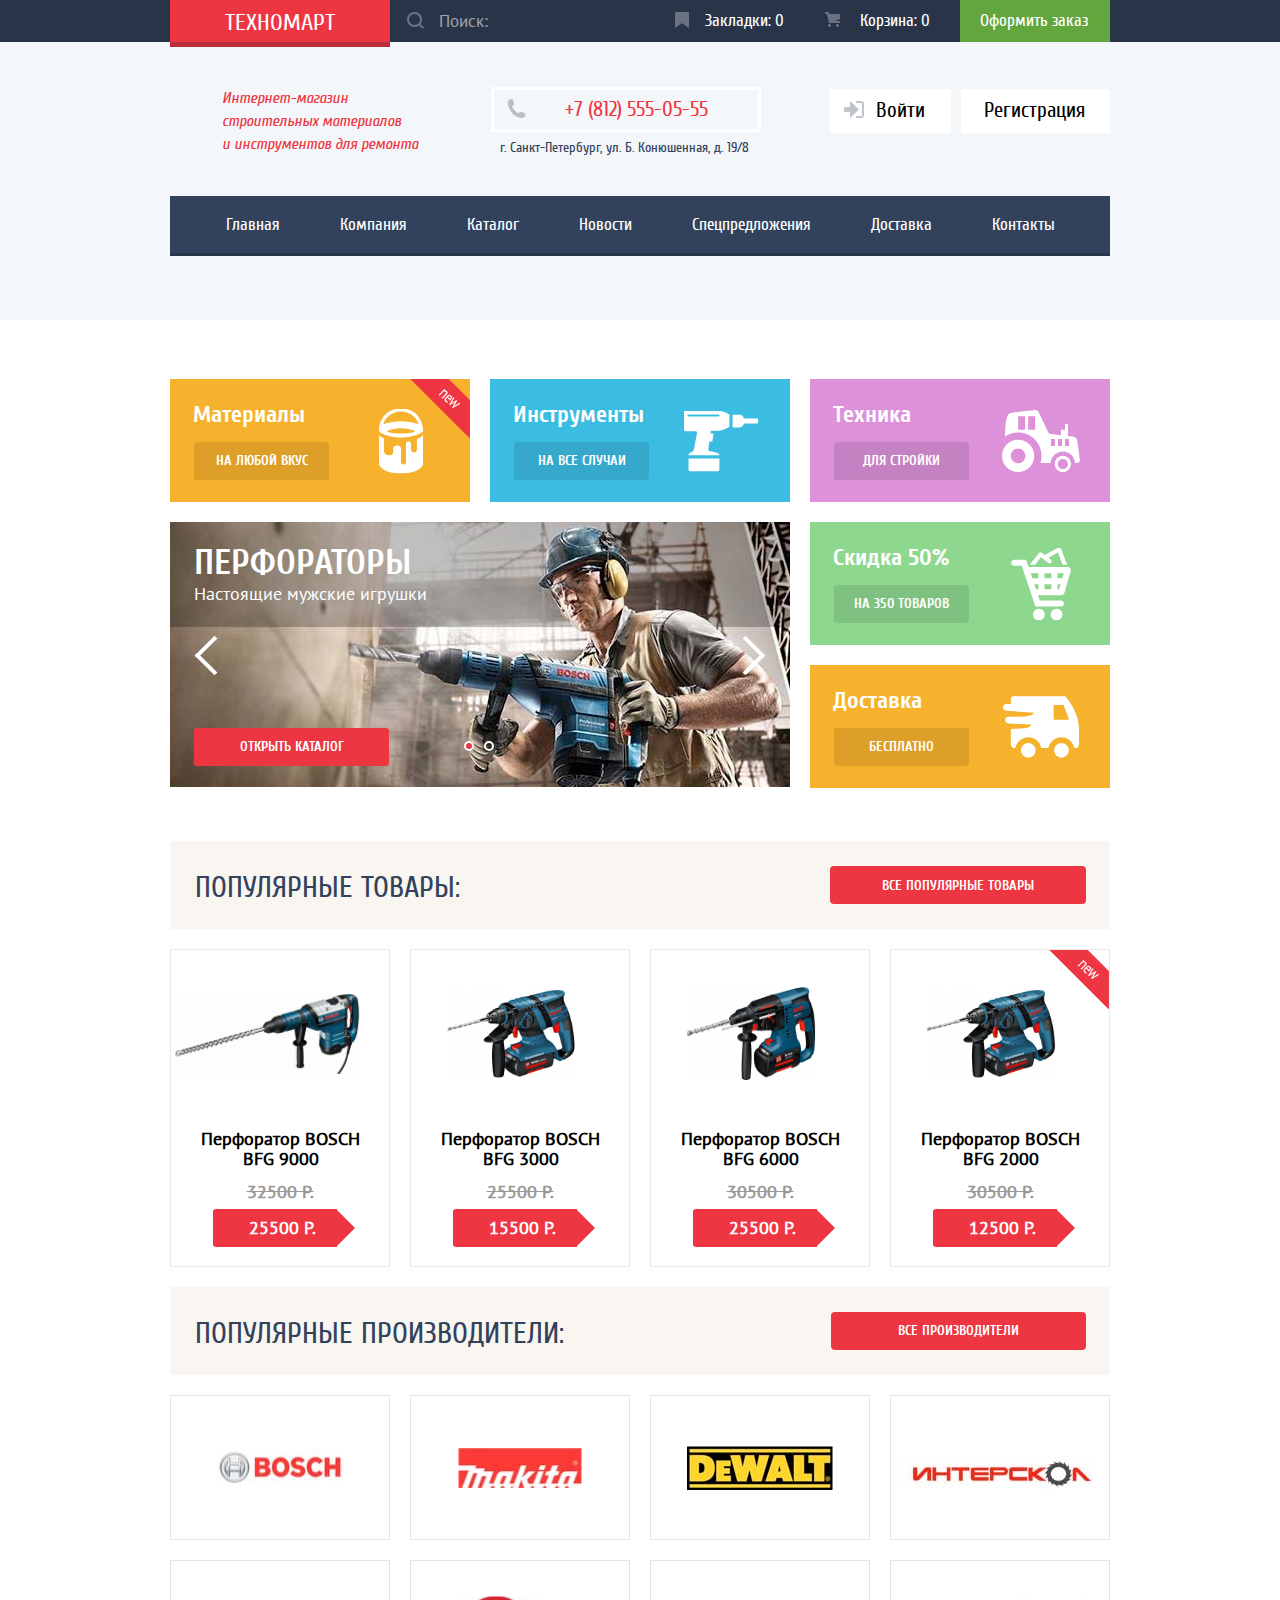
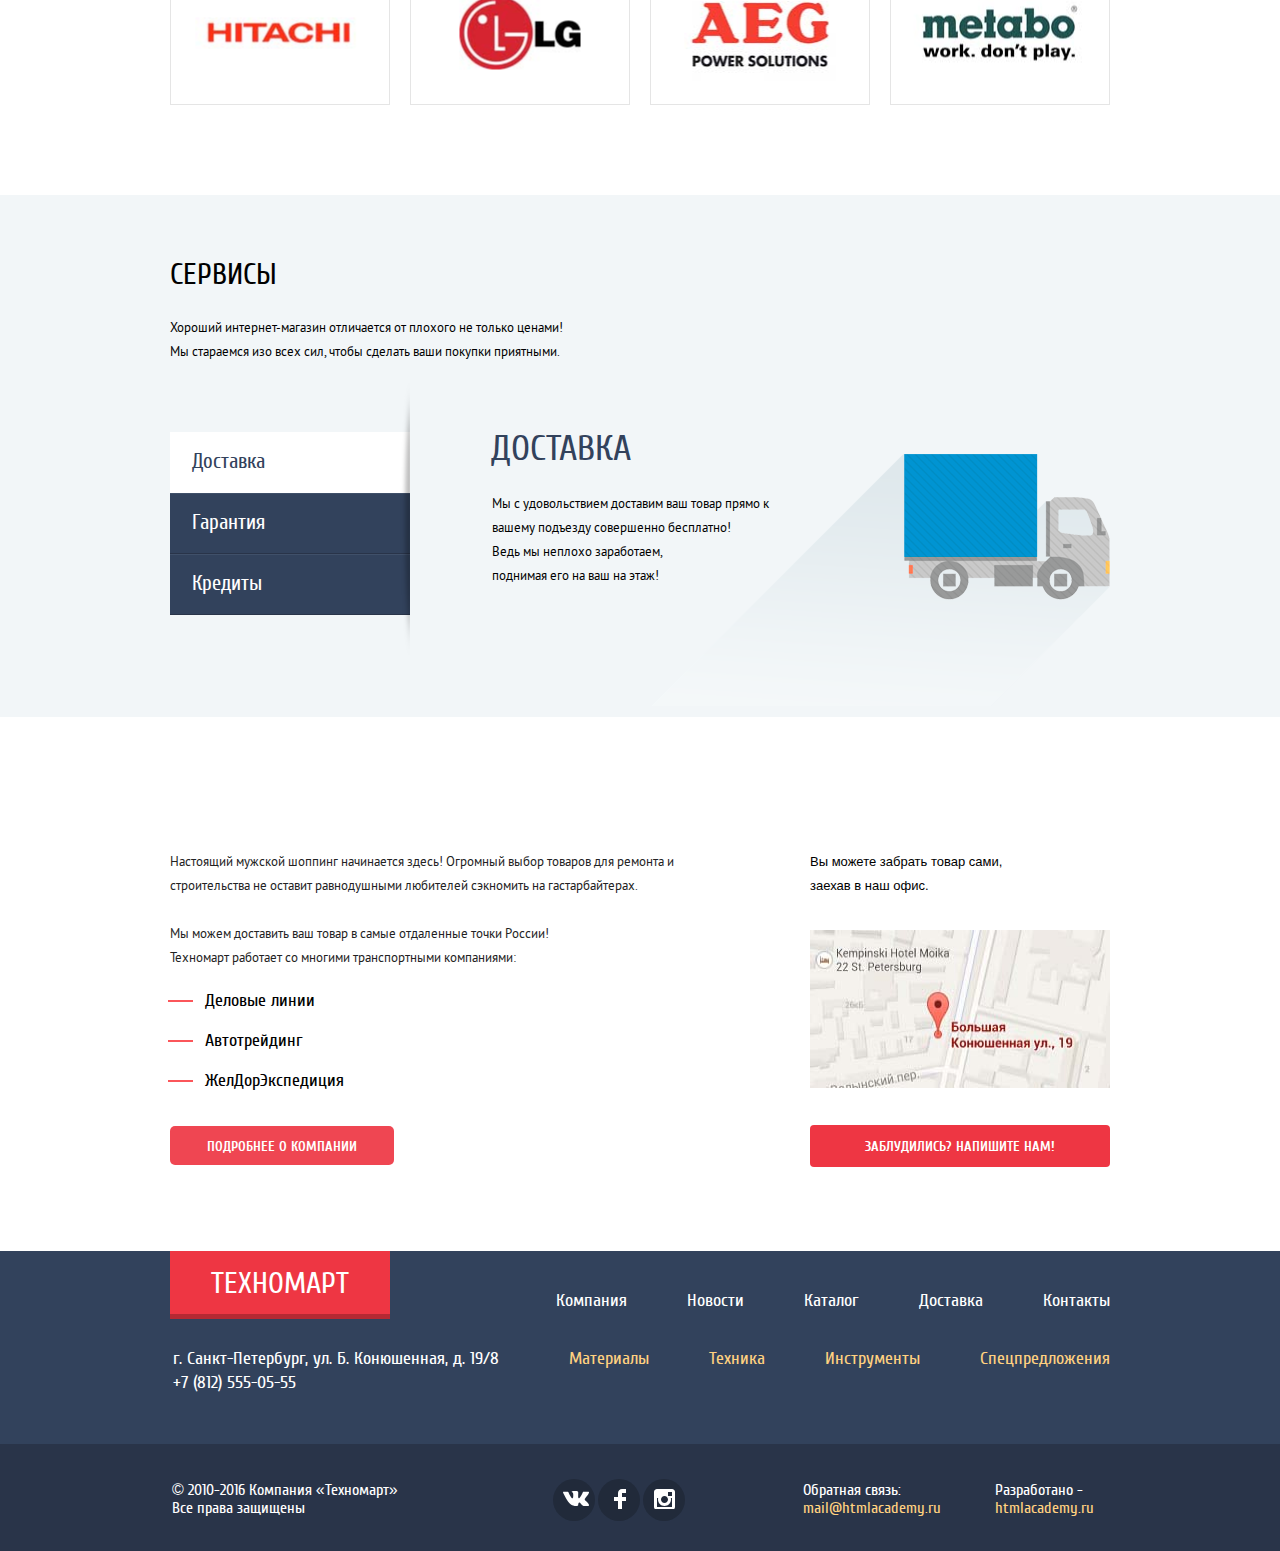
<file: index.html>
<!DOCTYPE html>
<html lang="ru">

<head>
    <meta charset="UTF-8">
    <title>Техномарт от HTML Academy</title>
    <link rel="stylesheet" href="style/normolize-min.css">
    <link rel="stylesheet" href="style/fonts.css">
    <link rel="stylesheet" href="style/style.css">
</head>

<body>
    <header class="main-header">
        <div class="header-up ">
            <div class="wrapper clearfix">
                <div class="logo">
                    <h1>
                        <a href="index.html">Техномарт</a>
                    </h1>
                </div>
                <div class="header-up-wrapper clearfix">
                    <div class="search">
                        <form action="#" enctype="multipart/form-data">
                            <input type="search" name="search" id="search" placeholder="Поиск:">
                            <label for="search" class="search-label"></label>
                        </form>
                    </div>
                    <a href="#" class="book-marks">Закладки: 0</a>
                    <a href="#" class="cart">Корзина: 0</a>
                    <a href="#" class="make-order">Оформить заказ</a>
                </div>
            </div>
        </div>
        <div class="header-down">
            <div class="wrapper clearfix">
                <div class="title">
                    <p>Интернет-магазин<br> строительных материалов<br> и инструментов для ремонта</p>
                </div>
                <div class="data">
                    <div class="telephone">
                        <p>+7 (812) 555-05-55</p>
                    </div>
                    <div class="address">
                        <p>г. Санкт-Петербург, ул. Б. Конюшенная, д. 19/8</p>
                    </div>
                </div>
                <div class="user-block clearfix">
                    <a href="#" class="login">Войти</a>
                    <a href="#" class="register">Регистрация</a>
                </div>
                <nav class="main-nav">
                    <ul class="nav-list">
                        <li><a href="index.html" class="link-main">Главная</a></li>
                        <li><a href="#" class="link-company">Компания</a></li>
                        <li><a href="catalog.html" class="link-catalog">Каталог</a></li>
                        <li><a href="#" class="link-news">Новости</a></li>
                        <li><a href="#" class="link-special">Спецпредложения</a></li>
                        <li><a href="#" class="link-delivery">Доставка</a></li>
                        <li><a href="#" class="link-contacts">Контакты</a></li>
                    </ul>
                </nav>
            </div>
        </div>
    </header>
    <main>
        <div class="block-1">
            <div class="wrapper">
                <section class="category-promotion clearfix">
                    <div class="category new">
                        <h2>Материалы</h2>
                        <div class="category-img">
                            <img src="img/icon-paint.svg" alt="Материалы" width="44" height="65">
                        </div>
                        <a href="#" class="category-btn">На любой вкус</a>
                    </div>
                    <div class="category">
                        <h2>Инструменты</h2>
                        <div class="category-img">
                            <img src="img/icon-dril.svg" alt="Инструмены" width="75" height="61">
                        </div>
                        <a href="#" class="category-btn">На все случаи</a>
                    </div>
                    <div class="category">
                        <h2>Техника</h2>
                        <div class="category-img">
                            <img src="img/icon-tractor.svg" alt="Техника" width="78" height="62">
                        </div>
                        <a href="#" class="category-btn">Для стройки</a>
                    </div>
                    <div class="slider">
                        <input type="radio" name="toggle" checked="" id="btn-1">
                        <input type="radio" name="toggle" id="btn-2">
                        <div class="slider-controls">
                            <label for="btn-1"></label>
                            <label for="btn-2"></label>
                        </div>
                        <label for="btn-1" class="arrow-left"></label>
                        <label for="btn-2" class="arrow-right"></label>
                        <div class="slides">
                            <div class="slide">
                                <div class="slide-text">
                                    <h2 class="slide-title">Перфораторы</h2>
                                    <span>Настоящие мужские игрушки</span>
                                    <a href="catalog.html" class="btn">Открыть каталог</a>
                                </div>
                            </div>
                            <div class="slide">
                                <div class="slide-text">
                                    <h2 class="slide-title">Дрели</h2>
                                    <span>Соседям на радость!</span>
                                    <a href="catalog.html" class="btn">Открыть каталог</a>
                                </div>
                            </div>
                        </div>
                    </div>
                    <div class="category">
                        <h2>Скидка 50%</h2>
                        <div class="category-img">
                            <img src="img/icon-big_kart.svg" alt="Скидка" width="60" height="73">
                        </div>
                        <a href="#" class="category-btn">На 350 товаров</a>
                    </div>
                    <div class="category">
                        <h2>Доставка</h2>
                        <div class="category-img">
                            <img src="img/icon-delivery.svg" alt="Доставка" width="76" height="63">
                        </div>
                        <a href="#" class="category-btn">Бесплатно</a>
                    </div>
                </section>
                <div class="popular-category clearfix">
                    <span>Популярные товары:</span>
                    <a href="#" class="btn">Все популярные товары</a>
                </div>
                <div class="catalog our-drill">
                    <div class="drill">
                        <div class="drill-actions">
                            <a href="#" class="buy js-buy">Купить</a>
                            <a href="#" class="in-bookmark">В закладки</a>
                        </div>
                        <div class="drill-image">
                            <img src="img/bfg-9000.png" alt="Перфоратор BOSCH BFG 9000" width="184" height="164">
                        </div>
                        <div class="drill-description">
                            <span class="drill-title">Перфоратор BOSCH BFG 9000</span>
                        </div>
                        <span class="old-price">32500 Р.</span>
                        <div class="btn">25500 Р.</div>
                    </div>
                    <div class="drill">
                        <div class="drill-actions">
                            <a href="#" class="buy js-buy">Купить</a>
                            <a href="#" class="in-bookmark">В закладки</a>
                        </div>
                        <div class="drill-image">
                            <img src="img/bfg-3000.png" alt="Перфоратор BOSCH BFG 3000" width="127" height="112">
                        </div>
                        <div class="drill-description">
                            <span class="drill-title">Перфоратор BOSCH BFG 3000</span>
                        </div>
                        <span class="old-price">25500 Р.</span>
                        <div class="btn">15500 Р.</div>
                    </div>
                    <div class="drill">
                        <div class="drill-actions">
                            <a href="#" class="buy js-buy">Купить</a>
                            <a href="#" class="in-bookmark">В закладки</a>
                        </div>
                        <div class="drill-image">
                            <img src="img/bfg-6000.png" alt="Перфоратор BOSCH BFG 6000" width="128" height="144">
                        </div>
                        <div class="drill-description">
                            <span class="drill-title">Перфоратор BOSCH BFG 6000</span>
                        </div>
                        <span class="old-price">30500 Р.</span>
                        <div class="btn">25500 Р.</div>
                    </div>
                    <div class="drill new">
                        <div class="drill-actions">
                            <a href="#" class="buy js-buy">Купить</a>
                            <a href="#" class="in-bookmark">В закладки</a>
                        </div>
                        <div class="drill-image">
                            <img src="img/bfg-2000.png" alt="Перфоратор BOSCH BFG 2000" width="128" height="112">
                        </div>
                        <div class="drill-description">
                            <span class="drill-title">Перфоратор BOSCH BFG 2000</span>
                        </div>
                        <span class="old-price">30500 Р.</span>
                        <div class="btn">12500 Р.</div>
                    </div>
                    <div class="modal-add-product">
                        <span class="modal-icon"></span>
                        <span>Товар добавлен в корзину!</span>
                        <button class="close-modal-buy" type="button" title="Закыть"></button>
                        <div class="add-product-buttons">
                            <a href="#ordering" class="btn active-btn">Оформить заказ</a>
                            <a href="#" class="btn">Продолжиь покупки</a>
                        </div>
                    </div>
                </div>
                <div class="popular-firm clearfix">
                    <span>Популярные производители:</span>
                    <a href="#" class="btn">Все производители</a>
                </div>
                <div class="firm-banners">
                    <a href="#bosh">
                        <img src="img/tm-bosh.jpg" alt="Bosh" width="126" height="37">
                    </a>
                    <a href="#makita">
                        <img src="img/tm-makita.jpg" alt="Makita" width="123" height="40">
                    </a>
                    <a href="#dewalt">
                        <img src="img/tm-dewalt.jpg" alt="Dewalt" width="146" height="44">
                    </a>
                    <a href="#interscol">
                        <img src="img/tm-interscol.jpg" alt="Interscol" width="200" height="88">
                    </a>
                    <a href="#hitachi">
                        <img src="img/tm-hitachi.jpg" alt="Hitachi" width="169" height="31">
                    </a>
                    <a href="#lg">
                        <img src="img/tm-lg.jpg" alt="LG" width="121" height="73">
                    </a>
                    <a href="#aeg">
                        <img src="img/tm-aeg.jpg" alt="AEG" width="151" height="96">
                    </a>
                    <a href="#metabo">
                        <img src="img/tm-metabo.jpg" alt="Metabo" width="204" height="69">
                    </a>
                </div>
            </div>
        </div>
        <div class="block-2">
            <div class="wrapper">
                <section class="services clearfix">
                    <h2>Сервисы</h2>
                    <p>Хороший интернет-магазин отличается от плохого не только ценами!
                        <br>Мы стараемся изо всех сил, чтобы сделать ваши покупки приятными.</p>
                    <div class="service-block">
                        <input type="radio" id="button-1" name="service-toggle" checked="">
                        <input type="radio" id="button-2" name="service-toggle">
                        <input type="radio" id="button-3" name="service-toggle">
                        <div class="service-toggle">
                            <label for="button-1">Доставка</label>
                            <label for="button-2">Гарантия</label>
                            <label for="button-3">Кредиты</label>
                        </div>
                        <div class="service-block-right">
                            <div class="service-touch-button delivery">
                                <span>Доставка</span>
                                <p> Мы с удовольствием доставим ваш товар прямо к вашему подъезду совершенно бесплатно!</p>
                                <p class="aditional-text">Ведь мы неплохо заработаем, поднимая его на ваш на этаж! </p>
                            </div>
                            <div class="service-touch-button garanty">
                                <span>Гарантия</span>
                                <p> Если купленный у нас товар поломается или заискрит,а также в случае пожара, спровоцированного его вогаранием, вы всегда можете быть уверены в нашей гарантии. Мы обменяем сгоревший товар на новый. </p>
                                <p class="aditional-text">Дом уж восстановите как нибудь сами.</p>
                            </div>
                            <div class="service-touch-button credit">
                                <span>Кредит</span>
                                <p> Залезть в долговую яму стало проще! </p>
                                <p class="aditional-text">Кредитные консультанты придут вам на помощь. </p>
                                <a href="#" class="btn">Отправить заявку</a>
                            </div>
                        </div>
                    </div>
                </section>
            </div>
        </div>
        <div class="block-3">
            <div class="wrapper">
                <section class="about-company clearfix">
                    <div class="info">
                        <h2>Компания «Техномарт»</h2>
                        <p>Настоящий мужской шоппинг начинается здесь! Огромный выбор товаров для ремонта и строительства не оставит равнодушными любителей сэкномить на гастарбайтерах.</p>
                        <p>Мы можем доставить ваш товар в самые отдаленные точки России! </p>
                        <p>Техномарт работает со многими транспортными компаниями: </p>
                        <ul class="list-info">
                            <li>Деловые линии</li>
                            <li>Автотрейдинг</li>
                            <li>ЖелДорЭкспедиция</li>
                        </ul>
                        <a href="#" class="btn">Подробнее о компании</a>
                    </div>
                    <div class="contacts">
                        <h2>Контакты</h2>
                        <p>Вы можете забрать товар сами,<br>заехав в наш офис. </p>
                        <a href="#" class="maps js-map">
                            <img src="img/map.jpg" alt="google-map" width="300" height="158">
                        </a>
                        <div class="map-modal">
                            <button class="modal-close-map" type="button" title="Закыть"></button>
                            <iframe src="https://www.google.com/maps/embed?pb=!1m18!1m12!1m3!1d1998.5991043651586!2d30.320894616097!3d59.938794181876254!2m3!1f0!2f0!3f0!3m2!1i1024!2i768!4f13.1!3m3!1m2!1s0x4696310fca5ba729%3A0xea9c53d4493c879f!2z0JHQvtC70YzRiNCw0Y8g0JrQvtC90Y7RiNC10L3QvdCw0Y8g0YPQuy4sIDE5LCDQodCw0L3QutGCLdCf0LXRgtC10YDQsdGD0YDQsywgMTkxMTg2!5e0!3m2!1sru!2sru!4v1561236640657!5m2!1sru!2sru" width="940" height="450" style="border:0" allowfullscreen></iframe>
                        </div>
                        <a href="#" class="btn js-write-us">Заблудились? Напишите нам!</a>
                        <div class="write-us-modal">
                            <button class="modal-write-close" type="button" title="Закрыть"></button>
                            <form action="#" method="post" class="write-us-form">
                                <div class="form-answer">
                                    <label for="name">
                                        <span>Ваше имя:</span><br>
                                        <input type="text" name="name" id="name" placeholder="Представьтесь, пожалуйста" />
                                    </label>
                                    <label for="email">
                                        <span>Ваше e-mail:</span><br>
                                        <input type="text" name="email" id="email" placeholder="Для отправки ответа">
                                    </label>
                                    <span>Текст письма:</span>
                                    <textarea name="textletter" id="textletter" cols="61" rows="6" placeholder="В свободной форме"></textarea>
                                </div>
                                <div class="form-btn">
                                    <button type="submit" class="btn">Отправить</button>
                                </div>
                            </form>
                        </div>
                    </div>
                </section>
            </div>
        </div>
    </main>
    <footer class="main-footer">
        <div class="footer-up">
            <div class="wrapper clearfix">
                <div class="left-footer-up">
                    <div class="logo-footer">
                        <h1><a href="index.html">Техномарт</a></h1>
                    </div>
                    <div class="address-footer">
                        <p>
                            г. Санкт-Петербург, ул. Б. Конюшенная, д. 19/8 <br>
                            +7 (812) 555-05-55
                        </p>
                    </div>
                </div>
                <div class="right-footer-up">
                    <nav class="footer-navigation">
                        <ul class="footer-navigation-list">
                            <li><a href="#">Компания</a></li>
                            <li><a href="#">Новости</a></li>
                            <li><a href="catalog.html">Каталог</a></li>
                            <li><a href="#">Доставка</a></li>
                            <li><a href="#">Контакты</a></li>
                        </ul>
                    </nav>
                    <nav class="footer-navigation otherss ">
                        <ul class="footer-navigation-list">
                            <li><a href="#">Материалы</a></li>
                            <li><a href="#">Техника</a></li>
                            <li><a href="#">Инструменты</a></li>
                            <li><a href="#">Спецпредложения</a></li>
                        </ul>
                    </nav>
                </div>
            </div>
        </div>
        <div class="footer-down">
            <div class="wrapper clearfix">
                <div class="copyright">
                    <p>© 2010-2016 Компания «Техномарт»
                        <br>
                        Все права защищены
                    </p>
                </div>
                <div class="social">
                    <a href="#" class="social-btn-vk"></a>
                    <a href="#" class="social-btn-fb"></a>
                    <a href="#" class="social-btn-inst"></a>
                </div>
                <div class="communications">
                    <div class="feedback source">
                        <p>Обратная связь:</p>
                        <a href="mail@htmlacademy.ru">mail@htmlacademy.ru</a>
                    </div>
                    <div class="mail source">
                        <p>Разработано - </p>
                        <a href="htmlacademy.ru">htmlacademy.ru</a>
                    </div>
                </div>
            </div>
        </div>
    </footer>
    <script src="js/modals.js"></script>
</body>

</html>
</file>
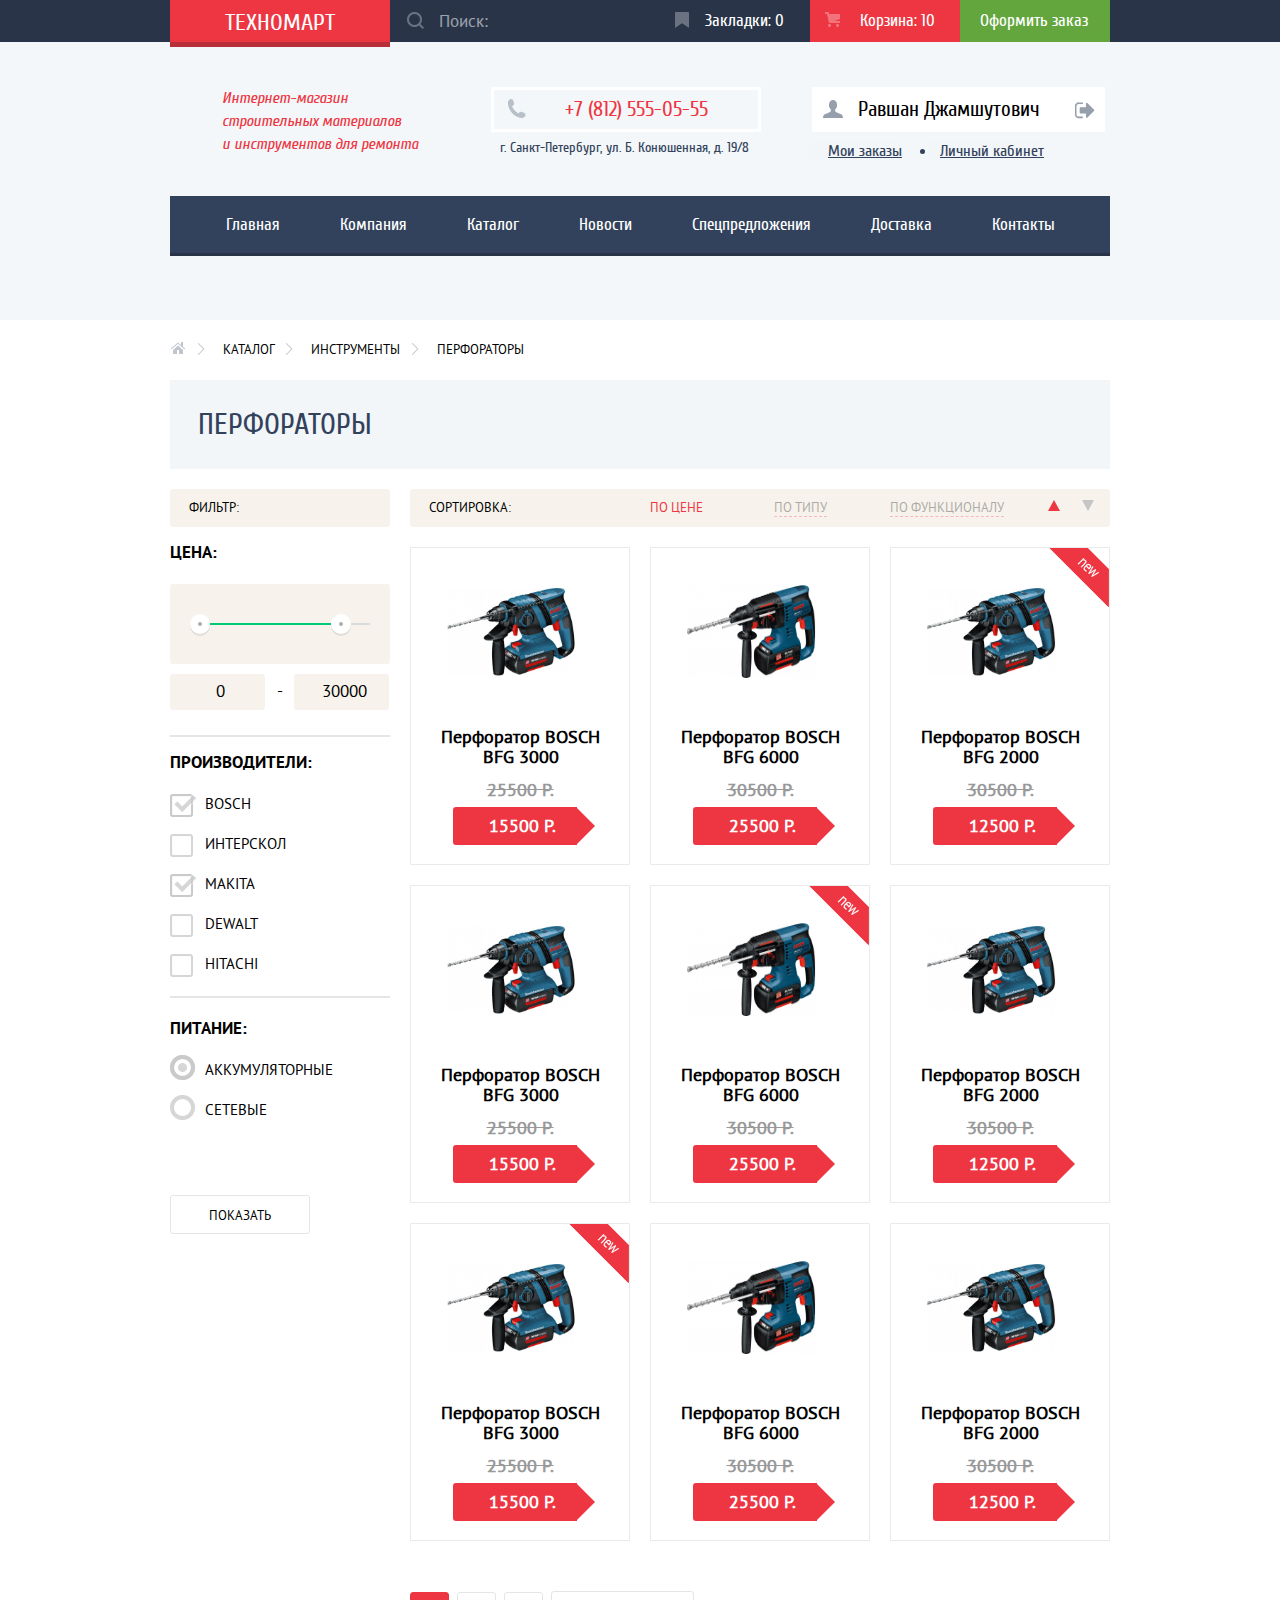
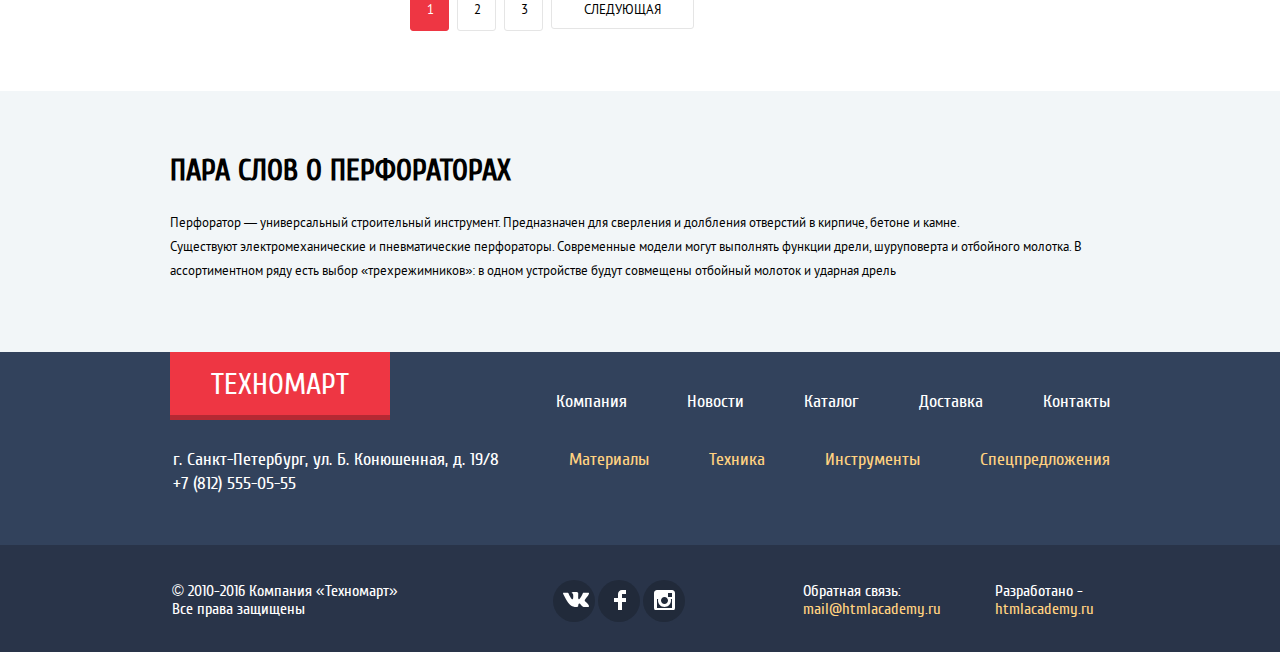
<file: catalog.html>
<!DOCTYPE html>
<html lang="en">

<head>
    <meta charset="UTF-8">
    <title>Техномарт от HTML Academy</title>
    <link rel="stylesheet" href="style/normolize-min.css">
    <link rel="stylesheet" href="style/fonts.css">
    <link rel="stylesheet" href="style/style.css">
</head>

<body class="catalog-page">
    <header class="main-header">
        <div class="header-up ">
            <div class="wrapper clearfix">
                <div class="logo">
                    <h1>
                        <a href="index.html">Техномарт</a>
                    </h1>
                </div>
                <div class="header-up-wrapper clearfix">
                    <div class="search">
                        <form action="#" enctype="multipart/form-data">
                            <input type="search" name="search" id="search" placeholder="Поиск:">
                            <label for="search" class="search-label"></label>
                        </form>
                    </div>
                    <a href="#" class="book-marks">Закладки: 0</a>
                    <a href="#" class="cart cart-full">Корзина: 10</a>
                    <a href="#" class="make-order">Оформить заказ</a>
                </div>
            </div>
        </div>
        <div class="header-down">
            <div class="wrapper clearfix">
                <div class="title">
                    <p>Интернет-магазин<br> строительных материалов<br> и инструментов для ремонта</p>
                </div>
                <div class="data">
                    <div class="telephone">
                        <p>+7 (812) 555-05-55</p>
                    </div>
                    <div class="address">
                        <p>г. Санкт-Петербург, ул. Б. Конюшенная, д. 19/8</p>
                    </div>
                </div>
                <div class="user-block__login clearfix">
                    <a href="#" class="user-info">Равшан Джамшутович</a>
                    <a href="#" class="user-info--logout" title="Выйти из учетной записи">Выйти</a>
                </div>
                <div class="user-information-more">
                    <a href="#" class="my-orders">Мои заказы</a>
                    <span class="point"></span>
                    <a href="#" class="personal-page">Личный кабинет</a>
                </div>
                <nav class="main-nav">
                    <ul class="nav-list">
                        <li><a href="index.html" class="link-main">Главная</a></li>
                        <li><a href="#" class="link-company">Компания</a></li>
                        <li><a href="catalog.html" class="link-catalog">Каталог</a></li>
                        <li><a href="#" class="link-news">Новости</a></li>
                        <li><a href="#" class="link-special">Спецпредложения</a></li>
                        <li><a href="#" class="link-delivery">Доставка</a></li>
                        <li><a href="#" class="link-contacts">Контакты</a></li>
                    </ul>
                </nav>
            </div>
        </div>
    </header>
    <main>
        <div class="block-4">
            <div class="wrapper clearfix">
                <div class="inner-page_navigation">
                    <ul class="breadcrumb">
                        <li>
                            <a href="index.html" class="home">Домой</a>
                        </li>
                        <li>
                            <a href="catalog.html">Каталог</a>
                        </li>
                        <li>
                            <a href="#">Инструменты</a>
                        </li>
                        <li class="current">
                            Перфораторы
                        </li>
                    </ul>
                </div>
                <div class="typeof-category">
                    <h2>Перфораторы</h2>
                </div>
                <div class="filters-block">
                    <form action="#" method="post" enctype="multipart/form-data">
                        <div class="filters-block-name">
                            <span>Фильтр:</span>
                        </div>
                        <div class="by-price">
                            <h3>Цена:</h3>
                            <div class="range-controls">
                                <div class="range-scale">
                                    <div class="bar"></div>
                                </div>
                                <div class="toggle min-toggle"></div>
                                <div class="toggle max-toggle"></div>
                            </div>
                            <div class="price-control">
                                <input type="text" class="min-price" name="min-price" value="0">
                                <span>-</span>
                                <input type="text" class="max-price" name="max-price" value="30000">
                            </div>
                            <hr class="line">
                            <div class="by-firm">
                                <h3>Производители:</h3>
                                <ul class="firms-list">
                                    <li>
                                        <input type="checkbox" id="ch1" value="Bosh" checked="" name="firm1">
                                        <label for="ch1">Bosch</label>
                                    </li>
                                    <li>
                                        <input type="checkbox" id="ch2" value="Interscol" name="firm2">
                                        <label for="ch2">Интерскол</label>
                                    </li>
                                    <li>
                                        <input type="checkbox" id="ch3" value="Makita" name="firm3" checked="">
                                        <label for="ch3">Makita</label>
                                    </li>
                                    <li>
                                        <input type="checkbox" id="ch4" value="Dewalt" name="firm4">
                                        <label for="ch4">Dewalt</label>
                                    </li>
                                    <li>
                                        <input type="checkbox" id="ch5" value="Hitachi" name="firm5">
                                        <label for="ch5">Hitachi</label>
                                    </li>
                                </ul>
                            </div>
                            <hr class="line">
                            <div class="by-battery">
                                <h3>Питание:</h3>
                                <ul class="supply-list">
                                    <li>
                                        <input type="radio" id="rd1" value="accumulator" name="supply" checked="">
                                        <label for="rd1">Аккумуляторные</label>
                                    </li>
                                    <li>
                                        <input type="radio" id="rd2" value="inline" name="supply">
                                        <label for="rd2">Сетевые</label>
                                    </li>
                                </ul>
                            </div>
                        </div>
                        <button class="show-btn" type="submit">Показать</button>
                    </form>
                </div>
                <div class="sort-block">
                    <div class="sort-block-name">
                        <span>Сортировка:</span>
                        <ul class="sort-by">
                            <li>
                                <a href="#" class="by-price sort-by-active">По цене</a>
                            </li>
                            <li>
                                <a href="#" class="by-type">По Типу</a>
                            </li>
                            <li>
                                <a href="#" class="by-functional">По Функционалу</a>
                            </li>
                        </ul>
                        <div class="sort-btn">
                            <a href="#" class="sort-up active">По возрастанию</a>
                            <a href="#" class="sort-down">По убыванию</a>
                        </div>
                    </div>
                    <div class="catalog catalog-drill">
                        <div class="drill">
                            <div class="drill-actions">
                                <a href="#" class="buy js-buy" id="1">Купить</a>
                                <a href="#" class="in-bookmark">В закладки</a>
                            </div>
                            <div class="drill-image">
                                <img src="img/bfg-3000.png" alt="Перфоратор BOSCH BFG 3000" width="127" height="112">
                            </div>
                            <div class="drill-description">
                                <span class="drill-title">Перфоратор BOSCH BFG 3000</span>
                            </div>
                            <span class="old-price">25500 Р.</span>
                            <div class="btn">15500 Р.</div>
                        </div>
                        <div class="drill">
                            <div class="drill-actions">
                                <a href="#" class="buy js-buy">Купить</a>
                                <a href="#" class="in-bookmark">В закладки</a>
                            </div>
                            <div class="drill-image">
                                <img src="img/bfg-6000.png" alt="Перфоратор BOSCH BFG 6000" width="128" height="144">
                            </div>
                            <div class="drill-description">
                                <span class="drill-title">Перфоратор BOSCH BFG 6000</span>
                            </div>
                            <span class="old-price">30500 Р.</span>
                            <div class="btn">25500 Р.</div>
                        </div>
                        <div class="drill new">
                            <div class="drill-actions">
                                <a href="#" class="buy js-buy">Купить</a>
                                <a href="#" class="in-bookmark">В закладки</a>
                            </div>
                            <div class="drill-image">
                                <img src="img/bfg-2000.png" alt="Перфоратор BOSCH BFG 2000" width="128" height="112">
                            </div>
                            <div class="drill-description">
                                <span class="drill-title">Перфоратор BOSCH BFG 2000</span>
                            </div>
                            <span class="old-price">30500 Р.</span>
                            <div class="btn">12500 Р.</div>
                        </div>
                        <div class="drill">
                            <div class="drill-actions">
                                <a href="#" class="buy js-buy">Купить</a>
                                <a href="#" class="in-bookmark">В закладки</a>
                            </div>
                            <div class="drill-image">
                                <img src="img/bfg-3000.png" alt="Перфоратор BOSCH BFG 3000" width="127" height="112">
                            </div>
                            <div class="drill-description">
                                <span class="drill-title">Перфоратор BOSCH BFG 3000</span>
                            </div>
                            <span class="old-price">25500 Р.</span>
                            <div class="btn">15500 Р.</div>
                        </div>
                        <div class="drill new">
                            <div class="drill-actions">
                                <a href="#" class="buy js-buy">Купить</a>
                                <a href="#" class="in-bookmark">В закладки</a>
                            </div>
                            <div class="drill-image">
                                <img src="img/bfg-6000.png" alt="Перфоратор BOSCH BFG 6000" width="128" height="144">
                            </div>
                            <div class="drill-description">
                                <span class="drill-title">Перфоратор BOSCH BFG 6000</span>
                            </div>
                            <span class="old-price">30500 Р.</span>
                            <div class="btn">25500 Р.</div>
                        </div>
                        <div class="drill">
                            <div class="drill-actions">
                                <a href="#" class="buy js-buy">Купить</a>
                                <a href="#" class="in-bookmark">В закладки</a>
                            </div>
                            <div class="drill-image">
                                <img src="img/bfg-2000.png" alt="Перфоратор BOSCH BFG 2000" width="128" height="112">
                            </div>
                            <div class="drill-description">
                                <span class="drill-title">Перфоратор BOSCH BFG 2000</span>
                            </div>
                            <span class="old-price">30500 Р.</span>
                            <div class="btn">12500 Р.</div>
                        </div>
                        <div class="drill new">
                            <div class="drill-actions">
                                <a href="#" class="buy js-buy">Купить</a>
                                <a href="#" class="in-bookmark">В закладки</a>
                            </div>
                            <div class="drill-image">
                                <img src="img/bfg-3000.png" alt="Перфоратор BOSCH BFG 3000" width="127" height="112">
                            </div>
                            <div class="drill-description">
                                <span class="drill-title">Перфоратор BOSCH BFG 3000</span>
                            </div>
                            <span class="old-price">25500 Р.</span>
                            <div class="btn">15500 Р.</div>
                        </div>
                        <div class="drill">
                            <div class="drill-actions">
                                <a href="#" class="buy js-buy">Купить</a>
                                <a href="#" class="in-bookmark">В закладки</a>
                            </div>
                            <div class="drill-image">
                                <img src="img/bfg-6000.png" alt="Перфоратор BOSCH BFG 6000" width="128" height="144">
                            </div>
                            <div class="drill-description">
                                <span class="drill-title">Перфоратор BOSCH BFG 6000</span>
                            </div>
                            <span class="old-price">30500 Р.</span>
                            <div class="btn">25500 Р.</div>
                        </div>
                        <div class="drill">
                            <div class="drill-actions">
                                <a href="#" class="buy js-buy">Купить</a>
                                <a href="#" class="in-bookmark">В закладки</a>
                            </div>
                            <div class="drill-image">
                                <img src="img/bfg-2000.png" alt="Перфоратор BOSCH BFG 2000" width="128" height="112">
                            </div>
                            <div class="drill-description">
                                <span class="drill-title">Перфоратор BOSCH BFG 2000</span>
                            </div>
                            <span class="old-price">30500 Р.</span>
                            <div class="btn">12500 Р.</div>
                        </div>
                    </div>
                    <div class="pages">
                        <a href="#1" class="previous active-page">1</a>
                        <a href="#2" class="previous">2</a>
                        <a href="#3" class="previous">3</a>
                        <a href="#next" class="following">Следующая</a>
                    </div>
                    <div class="modal-add-product">
                        <span class="modal-icon"></span>
                        <span>Товар добавлен в корзину!</span>
                        <button class="close-modal-buy" type="button" title="Закыть"></button>
                        <div class="add-product-buttons">
                            <a href="#ordering" class="btn active-btn">Оформить заказ</a>
                            <a href="#" class="btn">Продолжиь покупки</a>
                        </div>
                    </div>
                </div>
            </div>
            <article class="about">
                <div class="wrapper">
                    <div class="about-wrapper">
                        <h2>Пара слов о перфораторах</h2>
                        <p>Перфоратор — универсальный строительный инструмент. Предназначен для сверления и долбления отверстий в кирпиче, бетоне и камне.</p>
                        <p>Существуют электромеханические и пневматические перфораторы. Современные модели могут выполнять функции дрели, шуруповерта и отбойного молотка. В ассортиментном ряду есть выбор «трехрежимников»: в одном устройстве будут совмещены отбойный молоток и ударная дрель</p>
                    </div>
                </div>
            </article>
        </div>
    </main>
    <footer class="main-footer">
        <div class="footer-up">
            <div class="wrapper clearfix">
                <div class="left-footer-up">
                    <div class="logo-footer">
                        <h1><a href="index.html">Техномарт</a></h1>
                    </div>
                    <div class="address-footer">
                        <p>
                            г. Санкт-Петербург, ул. Б. Конюшенная, д. 19/8 <br>
                            +7 (812) 555-05-55
                        </p>
                    </div>
                </div>
                <div class="right-footer-up">
                    <nav class="footer-navigation">
                        <ul class="footer-navigation-list">
                            <li><a href="#">Компания</a></li>
                            <li><a href="#">Новости</a></li>
                            <li><a href="catalog.html">Каталог</a></li>
                            <li><a href="#">Доставка</a></li>
                            <li><a href="#">Контакты</a></li>
                        </ul>
                    </nav>
                    <nav class="footer-navigation otherss ">
                        <ul class="footer-navigation-list">
                            <li><a href="#">Материалы</a></li>
                            <li><a href="#">Техника</a></li>
                            <li><a href="#">Инструменты</a></li>
                            <li><a href="#">Спецпредложения</a></li>
                        </ul>
                    </nav>
                </div>
            </div>
        </div>
        <div class="footer-down">
            <div class="wrapper clearfix">
                <div class="copyright">
                    <p>© 2010-2016 Компания «Техномарт»
                        <br>
                        Все права защищены
                    </p>
                </div>
                <div class="social">
                    <a href="#" class="social-btn-vk"></a>
                    <a href="#" class="social-btn-fb"></a>
                    <a href="#" class="social-btn-inst"></a>
                </div>
                <div class="communications">
                    <div class="feedback source">
                        <p>Обратная связь:</p>
                        <a href="mail@htmlacademy.ru">mail@htmlacademy.ru</a>
                    </div>
                    <div class="mail source">
                        <p>Разработано - </p>
                        <a href="htmlacademy.ru">htmlacademy.ru</a>
                    </div>
                </div>
            </div>
        </div>
    </footer>
    <script src="js/modals.js"></script>
</body>

</html>
</file>
<file: style/fonts.css>
@font-face {
			font-family: "Cuprum";
			src: url("../fonts/web/cuprum.woff") format("woff"),
			url("../fonts/web/cuprum.woff2") format("woff2");
			font-style: normal;
			font-weight: normal;
	}

@font-face {
			font-family: "CuprumBold";
			src: url("../fonts/web/cuprumbold.woff") format("woff"),
			url("../fonts/web/cuprumbold.woff2") format("woff2");
			font-style: normal;
			font-weight: normal;
	}

@font-face {
			font-family: "CuprumBoldItalic";
			src: url("../fonts/web/cuprumbolditalic.woff") format("woff"),
			url("../fonts/web/cuprumbolditalic.woff2") format("woff2");
			font-style: normal;
			font-weight: normal;
	}


@font-face {
			font-family: "CuprumItalic";
			src: url("../fonts/web/cuprumitalic.woff") format("woff"),
			url("../fonts/web/cuprumitalic.woff2") format("woff2");
			font-style: normal;
			font-weight: normal;
	}

@font-face {
			font-family: "PT Sans";
			src: url("../fonts/web/ptsans.woff") format("woff"),
			url("../fonts/web/ptsans.woff2") format("woff2");
			font-style: normal;
			font-weight: normal;
	}

@font-face {
			font-family: "PT SansBold";
			src: url("../fonts/web/ptsansbold.woff") format("woff"),
			url("../fonts/web/ptsansbold.woff2") format("woff2");
			font-style: normal;
			font-weight: normal;
	}
</file>
<file: style/style.css>
body{
    font-family: "PT Sans","Arial", sans-serif;
    font-size: 13px;
     min-width: 960px;
    line-height: 24px;
    color: #000;
    margin: 0;
    padding: 0;
}

h1, h2 {
margin: 0;
padding: 0;
font-size: 36px;
line-height: 30px;
color: #fff;
 font-family: "Cuprum","Arial", sans-serif;
}

.wrapper{
   width: 940px;
    margin: 0 auto;
}

.main-header{
    min-height: 320px;
    margin-bottom: 59px;
}

.catalog-page .main-header{
  margin-bottom: 18px;   
}

.header-up{
    min-height: 42px;
   background: #293449;

}

.header-up-wrapper{
    max-width: 720px;
    padding: 0;
    margin: 0;
}

.header-up-wrapper, .search{
    float: left;
     background-color: #293449;
}

.logo {
    float: left;
}

.logo a{
    display: inline-block;
    width: 165px;
    padding: 11px 0px 7px 55px;
    margin: 0;
    font-size: 24px;
    line-height: 24px;
    text-decoration: none;
    text-transform: uppercase;
    font-weight: 400;
    font-style: normal;
    text-align: left;
    color: #fff;
    background-color:#ee3643;
    box-shadow: 0 5px 0 0 #b72f38;
}

.logo a:hover{
    background-color: #ca2c37;
    box-shadow: 0 5px 0 0 #9a212a;
}

.logo a:active{
 background-color: #ba2732;
    box-shadow: 0 5px 0 0 #91242c;
}

.search{
    position: relative;
    width: 270px;
    color: #fff;
}

input[type="search"]{
    width: 100%;
    padding: 12px 0 12px 49px;
    font-size: 17px;
    line-height: 18px;
    font-weight: 400;
    color: #fff;
    background-color: #293449;
    border: none;
    cursor: pointer;
    z-index: 1;
}
input[type=search]:hover{
    background:#212a3a;
    border:none
}

input[type=search]:focus{
    color:#000;
    background:#fff;
    outline:none
}

label.search-label{
    position: absolute;
    width: 20px;
    height: 20px;
    top:12px;
    left:17px;
    z-index: 20;
    cursor: pointer;
    background: url("../img/search-icon.png") no-repeat;
    opacity: 0.3;
    filter: alpha(opacity=30);
}

input[type=search]:hover+label{
 opacity: 1;
    filter: alpha(opacity=100);
}

input[type=search]:focus+label{
    background:url(../img/search-icon-active.png) no-repeat;
    opacity: 1;
    filter: alpha(opacity=100)
}

.book-marks {
    position: relative;
    float: left;
    width: 105px;
    padding: 12px 0 12px 45px;
    color: #fff;
    font-size: 17px;
    line-height: 18px;
    font-family: "Cuprum","Arial", sans-serif;
    background-color: #293449;
    text-decoration: none;
}

.book-marks::before{
    content: "";
    position: absolute;
    top: 12px;
    left: 15px;
    width: 20px;
    height: 20px;
    background: url("../img/bookmark-icon.png") no-repeat;
    opacity: 0.3;
    filter: alpha(opacity=30)
}

.book-marks:hover,.cart:hover{
    background-color: #212a3a;
}

.book-marks:active,.cart:active{
    background-color: #161d29;
}

.book-marks:hover::before, .cart:hover::before{
    opacity: 1;
    filter: alpha(opacity=100)
}

.book-marks:active::before, .cart:active::before{
    opacity: .5;
    filter: alpha(opacity=50)
}

.cart {
    position: relative;
    float: left;
    width: 100px;
    padding: 12px 0 12px 50px;
    color: #fff;
    font-size: 17px;
    line-height: 18px;
    font-family: "Cuprum","Arial", sans-serif;
    background-color: #293449;
    text-decoration: none;
}

.cart::before{
  content: "";
    position: absolute;
    top: 12px;
    left: 15px;
    width: 20px;
    height: 20px;
    background: url("../img/cart-icon.png") no-repeat;
    opacity: 0.3;
    filter: alpha(opacity=30)
}

.make-order {
    position: relative;
    float: left;
    padding: 12px 22px 12px 20px;
    color: #fff;
    font-size: 17px;
    line-height: 18px;
    font-family: "Cuprum","Arial", sans-serif;
    background-color: #63a63e;
    text-decoration: none;
}

.make-order:hover{
    background-color: #5fbb2d;
}

.make-order:active{
    background-color: #518534;
}

.header-down{
    min-height: 278px;
    color: #000;
    background-color: #f4f7f9;
}

input, p, textarea{
    margin: 0;
    padding:
}

.title{
    width: 247px;
    float: left;
    padding: 45px 0 40px 52px;
    font-size: 16px;
    line-height: 23px;
    font-family: "CuprumItalic", "Arial",sans-serif;
    color: #ee3643;
}

.data{
    width: 340px;
    float: left;
}

.telephone{
    position: relative;
    width: 264px;
    border: 3px solid #fff;
    margin: 45px 50px 4px 22px;
    font-size: 21px;
    line-height: 18px;
}

.telephone p{
    margin: 0;
    padding: 10px 10px 11px 71px;
    font-family: "Cuprum", "Arial",sans-serif;
    color: #ee3643;
    font-weight: 400;
}

.telephone p::before{
    content: '';
    position: absolute;
    top:9px;
    left: 14px;
    width: 20px;
    height: 20px;
    background: url("../img/phone-icon.png") no-repeat;
}

.address {
    width: 310px;
    font-family: "Cuprum", "Arial",sans-serif;
    font-size: 14px;
    line-height: 24px;
    text-align: center;
    color: #32425c;
}

.address p{
    margin: 0;
    padding: 0;
}

.user-block, .login, .user-block__login, .user-information-more{
    float: left;
}

.login{
    position: relative;
    margin: 47px 10px 0 21px;
    padding: 12px 26px 14px 46px;
    text-decoration: none;
    font-size: 21px;
    line-height: 18px;
    font-family: "Cuprum", "Arial",sans-serif;
    background-color: #fff;
    color: #000;
}

.login::before{
    content: '';
    position: absolute;
    width: 20px;
    height: 20px;
    top: 12px;
    left: 14px;
    background: url('../img/login-icon.png') no-repeat;
    opacity: 0.3;
    filter: alpha(opacity=30);
}

.login:hover{
    color: #ee3643;
}

.login:hover::before{
  opacity: 1;
    filter: alpha(opacity=100);
}

.login:active{
     color: #000;
    opacity: 0.5;
    filter: alpha(opacity=50);
}

.register{
    float: right;
    margin-top: 47px;
    padding: 12px 25px 14px 23px;
    text-decoration: none;
    font-size: 21px;
    line-height: 18px;
    font-family: "Cuprum", "Arial",sans-serif;
    background-color: #fff;
    color: #000;
}

.register:hover{
    color: #ee3643;
}
.register:active{
    color: #000;
    opacity: 0.5;
    filter: alpha(opacity=50);
}

nav{
    display: block;
}

.main-nav{
    width: 100%;
    float: left;
    margin-bottom: 60px;
    font-size: 0;
    line-height: 0;
    text-align: center;
    background-color: #32425c;
    color: #fff;
    border-bottom: 3px solid #293449;
}

.main-nav ul{
    padding: 0;
    margin: 0;
    list-style: none;
}
.main-nav li{
    display: inline-block;
}

.main-nav a{
    display: inline-block;
    padding: 20px 30px;
    font-size: 17px;
    line-height: 17px;
    font-family: "Cuprum", "Arial",sans-serif;
    text-decoration: none;
    color: #fff;
    background-color: transparent;
}

.main-nav a:hover{
    background-color: #293449;
}

.main-nav a:active{
    background-color: #1d2739;
    opacity: 0.5;
    filter: alpha(opacity=50);
}

.category-promotion{
    margin-bottom: 33px;
    color:#000;
    font-size: 0;
    line-height: 0;

}

.category{
    position: relative;
    display: inline-block;
    width: 300px;
    height: 123px;
    margin: 0 0px 20px 20px;
    background-color: #f6b22d;
    color: #fff;
}

.category:first-child{
    margin-left: 0;
}

.category >h2{
    font-size: 24px;
    font-family: "CuprumBold","Arial", sans-serif;
    line-height: 30px;
    display: block;
    background: none;
    padding: 0;
    margin: 21px 0 0 23px;
}
.category-img{
    position: absolute;
    width: 123px;
    height: 123px;
    top: 0;
    right: 0;
}

.category-img > img{
    position: absolute;
    top:50%;
    left: 44%;
    transform: translate(-50%,-50%);
}

.category-btn{
    display: inline-block;
    padding: 10px 0;
    text-align: center;
    width: 135px;
    margin: 12px 0 0 24px;
    color: #fff;
    font-size: 14px;
    line-height: 18px;
    text-transform: uppercase;
    text-decoration: none;
    border-radius: 3px;
    background-color:rgba(0,0,0,.1);
}

.category-btn:hover{
   background-color:rgba(0,0,0,.2);
}

.category-btn:active{
   background-color:rgba(0,0,0,.3);
}

.category:nth-child(2){
    background-color: #3bbce3;
}

.category:nth-child(3){
    background-color: #dc91d8;
}

.slider{
    position: relative;
    float: left;
    width: 620px;
    height: 266px;
    margin: 0 auto;
}

.slider input[type="radio"], .service-block input[type="radio"]{
    position: absolute;
    opacity: 0;
}

.slider-controls{
    position: absolute;
    z-index: 60;
    width: 60px;
    height: 10px;
    bottom: 14%;
    left: 45%;
    text-align: center;
}

.slider-controls label {
    display: inline-block;
    width: 6px;
    height: 6px;
    margin: 0 5px;
    vertical-align: top;
    border: 2px solid #fff;
    border-radius: 50%;
    cursor: pointer;
}

#btn-1:checked ~ .slider-controls label[for="btn-1"], #btn-2:checked ~ .slider-controls label[for="btn-2"]{
    background-color: #ee3643;
}

.slider .arrow-left::before{
 content: '';
    position: absolute;
    z-index: 20;
    left: 22px;
    top: 123px;
    transform: rotate(-45deg);
    display: block;
    width: 28px;
    height: 4px;
    background: #fff;
    cursor: pointer
}

.slider .arrow-left::after{
 content: '';
    position: absolute;
    z-index: 20;
    left: 22px;
    top: 140px;
    transform: rotate(45deg);
    display: block;
    width: 28px;
    height: 4px;
    background: #fff;
    cursor: pointer
}


.slider .arrow-right::before{
 content: '';
    position: absolute;
    z-index: 20;
    right: 22px;
    top: 123px;
    transform: rotate(45deg);
    display: block;
    width: 28px;
    height: 4px;
    background: #fff;
    cursor: pointer
}

.slider .arrow-right::after{
 content: '';
    position: absolute;
    z-index: 20;
    right: 22px;
    top: 140px;
    transform: rotate(-45deg);
    display: block;
    width: 28px;
    height: 4px;
    background: #fff;
    cursor: pointer
}

.slide{
    display: none;
}

.slide:nth-child(1){
    background: url('../img/bosh-slide1.jpg') no-repeat;
}

.slide:nth-child(2){
    background: url('../img/bosh-slide2.jpg') no-repeat;
}

#btn-1:checked ~ .slides .slide:nth-child(1), #btn-2:checked ~ .slides .slide:nth-child(2){
display: block;
}

.category:nth-child(5){
    background-color: #8ed78f;
}

.slide{
    position: absolute;
    top: 0;
    left: 0;
    width: 100%;
    height: 100%;
    overflow: hidden;
}

.slide-text{
    margin-left: 24px;
    padding-top: 26px;
    font-size: 18px;
    line-height: 24px;
    color: #fff;
   }


.contacts .btn, .slide .btn, .slide-title, .category-btn,.popular-category .btn, .popular-firm .btn, .info .btn{
    font-family: "CuprumBold","Arial",sans-serif;
    text-transform: uppercase
}
.slide-title{
   margin-bottom: 4px;
    font-size: 36px;
    line-height: 30px;
}

.slide .btn{
    display: block;
    width: 195px;
    background: #ee3643;
    text-align: center;
    text-decoration: none;
    padding: 7px 0;
    color: #fff;
    font-size: 14px;
    margin-top: 122px;
    border-radius: 3px;
}

.btn:hover, .popular-category .btn:hover, .popular-firm .btn:hover, .contacts .btn:hover, .credit .btn:hover, .info .btn:hover{
   background: #ca2c37;
}

.slide .btn:active, .popular-category .btn:active, .popular-firm .btn:active, .contacts .btn:active, .credit .btn:active, .info .btn:active{
   background: #ba2732;
}

.new::before{
    position: absolute;
    content: '';
    width: 60px;
    height: 60px;
    z-index: 60;
    top: 0;
    right: 0;
    background: url('../img/new-flag.png') no-repeat;
}

.popular-category, .popular-firm{
    min-height: 85px;
    background-color: #f9f5f0;
    margin-bottom: 20px;
}

.popular-category span, .popular-firm span{
  font-family: "Cuprum","Arial",sans-serif;
    text-transform: uppercase;
    font-size: 30px;
    color: #32425c;
    padding: 35px 0 29px 25px;
    float: left;
}

.popular-category .btn {
    float: right;
    padding: 11px 52px 9px;
    margin: 25px 24px 0 0;
    font-size: 14px;
    line-height: 18px;
    text-align: center;
    text-decoration: none;
    background-color: #ee3643;
    color: #fff;
    border-radius: 4px;
}

 .popular-firm .btn{
    background-color: #ee3643;
    color: #fff;
    font-size: 14px;
    line-height: 18px;
    text-align: center;
    text-decoration: none;
    padding: 10px 67px;
    margin: 25px 24px 0 0;
    border-radius: 4px;
    float: right;

}


.catalog {
    font-size: 0;   
}



.our-drill .drill:nth-child(4n+1) {
    margin-left: 0;
}

.catalog-drill .drill:nth-child(3n+1) {
    margin-left: 0;
}

.drill{
    width: 218px;
    height: 316px;
    position: relative;
    display: inline-block;
    margin-left: 20px;
    margin-bottom: 20px;
    text-align: center;
    vertical-align: top;
    border: 1px solid #eaeaea;
    font-size: 18px;
}

.drill:hover{
    box-shadow:0 0 10px #aeb2ba
}

.drill .drill-actions {
  position: absolute;
  top: 0;
  left: 0;
  width: 218px;
  height: 88px;
  padding: 40px 0;
  background-color: #fff;
  z-index:100;
}

.drill-actions .buy,
.drill-actions .in-bookmark {
  font-family: 'Cuprum', 'Arial', sans-serif;
  font-size: 14px;
  display: block;
  width: 135px;
  margin: 0 auto 7px;
  padding: 10px 0;
  text-decoration: none;
  text-transform: uppercase;
  color: #fff;
  border-radius: 3px;
  background-color: #63a63e;

}

.drill-actions .buy {
    position: relative;
  box-shadow: inset 0 -3px 0 #367315;
}

.drill-actions .in-bookmark {
  width: 129px;
  padding: 7px 0;
  color: #32425c;
  border: 3px solid #63a63e;
  background-color: #fff;
}

.drill-actions .buy::before{
  position: absolute;
    content: '';
    top: 12px;
    left: 11px;
    width: 20px;
    height: 20px;
    background: url('../img/cart-icon.png') no-repeat;
    background-position: center;
    opacity: .3;
}

.drill-actions .buy:hover::before{
    opacity: 1;
}

.drill-actions .buy:hover{
    background: #5fbb2d;
}

.drill-actions .buy:active{
    background: #518534;
}

.drill-actions .in-bookmark:hover{
   border: 3px solid #32425c;
}

.drill-actions .in-bookmark:active{
   opacity: .3;
}

.drill .drill-actions {
  display: none;
}

.drill:hover .drill-actions {
  display: block;
}

.drill-image{
    position: relative;
    width: 218px;
    height: 168px;
    overflow: hidden;
}

.drill-image img{
    position: absolute;
    max-width: 100%;
    top: 50%;
    left: 50%;
    transform: translate(-57%,-50%);
}

.drill-title{
    display: block;
    padding: 0 24px 0 25px;
    margin: 11px 0;
    text-align: center;
    color: #000;
    font-size: 18px;
    line-height: 20px;
}


.drill-title, .drill .old-price, .drill .btn{
    font-family: "PT Sans", "Arial",sans-serif;
    font-weight: 700;
    font-style: normal;
}

.drill .old-price{
    display: block;
    min-height: 20px;
    margin-bottom: 5px;
    text-decoration: line-through;
    color: #999;
}

.drill .btn{
    position: relative;
    display: inline-block;
    text-decoration: none;
    width: 80px;
    margin-right: 11px;
    padding: 7px 14px 7px 30px;
    color: #fff;
    border-radius: 3px 0 0 3px;
    background-color: #ee3643;
}

.drill .btn::after{
  position: absolute;
  top: 1px;
  right: -36px;
  width: 0;
  height: 0;
  content: '';
  border: 18px solid #fff;
  border-left-color: #ee3643;
}

.drill-description + a.btn {
    margin-top: 28px;
}

.firm-banners{
    font-size: 0;
    line-height: 0;
}

.firm-banners > a{
    display: inline-block;
    width: 218px;
    height: 143px;
    border: 1px solid #e5e5e5;
    vertical-align: middle;
    margin: 0 20px 20px 0;
}

.firm-banners a > img{
    position: relative;
    top: 50%;
    left: 50%;
    transform: translate(-50%,-50%);
}

.firm-banners a:nth-child(4n){
    margin-right:0;
}

.firm-banners a:hover{
    box-shadow:0 10px 25px rgba(41,52,73,.5);
}

.firm-banners a:active{
    box-shadow:0 4px 10px rgba(41,52,73,.5);
    opacity:.3;
}


.block-2{
    margin-top: 70px;
    background-color: #f2f6f8;
}

.services >h2{
    padding: 68px 0 29px;
    color: #000;
    font-weight: 400;
    font-size: 30px;
    line-height: 24px;
    text-transform: uppercase;
}

.services >p {
    font-size: 13px;
    line-height: 24px;
    font-family: "PT Sans","Arial",sans-serif;
    padding-bottom: 64px;
}

.service-block{
    width: 940px;
    height: 289px;
    margin: 0 auto;
    position: relative;
    display: inline-block;
    float: left;
}

.service-toggle{
    position: absolute;
    bottom: 95%;
    left: 0;
    z-index: 60;
    width: 60px;
    height: 10px;
}

.service-toggle label{
    display: block;
    width: 218px;
    padding: 13px 0 16px 22px;
    font-family: "Cuprum","Arial",sans-serif;
    font-size: 21px;
    line-height: 30px;
    text-align: left;
    color: #fff;
    background-color: #32425c;
    border-top: 1px solid #405069;;
    border-bottom:  1px solid #293449;
    outline: none;
    cursor: pointer;
}

#button-1:checked ~ .service-toggle label[for="button-1"],
#button-2:checked ~ .service-toggle label[for="button-2"],
#button-3:checked ~ .service-toggle label[for="button-3"]{
    color: #32425c;
    background-color: #fff;
    border-top: 1px solid #fff;
    border-bottom: 1px solid #fff;
}

#button-1:checked ~ .service-block-right .delivery,
#button-2:checked ~ .service-block-right .garanty,
#button-3:checked ~ .service-block-right .credit{
   display: block;
}

.service-touch-button{
    display: none;
    margin-left: 242px;
    padding-bottom: 124px;
    overflow: hidden;
}

.service-touch-button p, .service-touch-button span {
    display: block;
    font-weight: 400;
    font-style: normal;
    line-height: 24px;
}

.service-touch-button span{
    font-size: 36px;
    padding: 9px 0 31px 79px;
    color:#32425c;
    text-transform: uppercase;
    font-family: "Cuprum","Arial",sans-serif;
}

.service-touch-button p{
    width: 290px;
    padding-left: 80px;
    font-size: 13px;
    font-family: "PT Sans","Arial",sans-serif;
}

p.aditional-text{
    width: 200px;
}

.delivery{
    background: url('../img/delyvery.png') no-repeat;
    background-position: 100% 80%;
}

.garanty{
   background: url('../img/guaranty.png') no-repeat;
  background-position: 100% 0%;
}

.credit{
   background: url('../img/credit.png') no-repeat;
  background-position: 100% 0%;
}

.credit .btn{
    display: block;
    width: 107px;
    margin: 27px 0 0 78px;
    padding: 10px 44px;
    font-size: 14px;
    line-height: 18px;
    font-weight: 400;
    font-style: normal;
    font-family: "Cuprum","Arial",sans-serif;
    text-align: center;
    color: #fff;
    background: #ee3642;
    text-decoration: none;
    text-transform: uppercase;
    border-radius: 5px;
    outline: none;
}


.service-block::after{
    content: "";
    position: absolute;
    z-index: 70;
    width: 15px;
    height: 284px;
    background: url('../img/shadow.png') no-repeat;
    top: -45px;
    left: 230px;
}

.block-3{
    margin-bottom: 84px;
    color: #000;
    background: #fff;
}

.about-company{
    margin-top: 80px;
}

.info{
    float: left;
    width: 528px;
}

.info > h2, .info > p {

    font-weight: 400;
    font-style: normal;
    line-height: 24px;

}
.info > h2{
    margin-bottom: 29px;
    text-transform: uppercase;
    font-size: 30px;
    font-family: "Cuprum","Arial",sans-serif;
}

.info > p {
    font-size: 13px;
    color: #222;
}

.info p:nth-child(2) {
    padding-bottom: 24px;
}

.list-info{
    margin: 11px 0 34px 0px;
    font-size: 18px;
    padding-left: 35px;
    line-height: 40px;
    font-family: "Cuprum","Arial",sans-serif;
}

.list-info, .list-info li{
    position: relative;
}


.list-info li::before{
    content: "";
    position: absolute;
    display: block;
    top:19px;
    left: -37px;
    width: 25px;
    height: 2px;
    background: #fb565a;
}


 ul{
    list-style: none;
}

.info .btn{
    font-size: 14px;
    line-height: 18px;
    text-decoration: none;
    color: #fff;
    background: #ef4652;
    text-align: center;
    padding: 12px 37px 10px;
    border-radius:  5px;
}

.contacts{
    float: right;
}

.contacts > h2{
    font-size: 30px;
    font-weight: 400;
    line-height: 24px;
    margin-bottom: 29px;
}

.contacts > p{
    font-size: 13px;
    font-family: "PTSans", "Arial", sans-serif;
    margin-bottom: 32px;
}


.maps {
    display: block;
    width: 300px;
    height: 158px;
    margin-bottom: 37px;

}


.contacts .btn {
    padding: 10px 40px 8px 40px;
    font-size: 14px;
    text-align: center;
    text-decoration: none;
    color: #fff;
    background-color: #ee3643;
    border-radius: 4px;
    display: block;
}


.footer-up{
    padding-bottom: 21px;
    color:#fff;
    background: #32425c;
}

.left-footer-up, .right-footer-up{

    float: left;
    font-size: 0;
    line-height: 0;
}

.right-footer-up{
   width: 610px;
    margin-top: 30px;
}


.logo-footer {
    margin-bottom: 28px;
}

.logo-footer h1 > a {
    display: inline-block;
    padding: 18px 41px 15px;
    font-size: 30px;
    line-height: 30px;
    font-weight: 400;
    font-style: normal;
    font-family: "Cuprum","Arial",sans-serif;
    text-transform: uppercase;
    text-decoration: none;
    color: #fff;
    background-color: #ee3643;
    border-bottom: 5px solid #b52933;
}

.logo-footer a:hover{
    background:#ca2c37
}

.logo-footer a:active{
    background:#ba2732
}

.address-footer{
    font-size: 18px;
    line-height: 24px;
    margin-bottom: 28px;
    padding: 0 1px 0 3px;
    font-weight:400;
    font-style:normal;
    font-family:"Cuprum","Arial",sans-serif;
}

.adresss-footer p{
    color: #f1f5f7;
}

.footer-navigation ul{
    text-align: right;
    padding: 8px 0;
}

.footer-navigation li{
    display: inline-block;
}


.footer-navigation li:last-child a{
    padding-right: 0;
}

.footer-navigation-list a{
    padding: 0 30px;
    font-size: 18px;
    line-height: 24px;
    color: #fff;
    text-decoration: none;
    font-weight: 400;
    font-style: normal;
    font-family: "Cuprum","Arial",sans-serif;
}


.otherss{
    margin-top: 10px;
    padding: 8px 0;
}

.otherss a{
    color:#ffd180;
}

.footer-navigation a:hover{
    text-decoration:underline;
}

.footer-navigation a:active{
    color:#a4abb4;
}

.otherss{
    margin-top:10px;
    padding:8px 0;
}

.otherss a{
    color:#ffd180;
}

.otherss a:hover{
    text-decoration:underline;
}

.otherness a:active{
    color:#ad956f;
}

.footer-down{
    min-height: 107px;
    color: #fff;
    background: #293449;
}

.copyright{
  float: left;
    padding: 37px 0 0 2px;
    font-size: 16px;
    line-height: 18px;
    font-weight: 400;
    font-style: normal;
    font-family: "Cuprum","Arial",sans-serif;
    color: #fff;
}

.social{
    float: left;
    margin: 35px 0 0 155px;
}

.social-btn-vk, .social-btn-fb, .social-btn-inst {
    display: inline-block;
    position: relative;
    width: 42px;
    height: 42px;
    line-height: 42px;
    text-decoration: none;
    background: #212a3a;
    border-radius: 50px;

}

.social-btn-vk::before, .social-btn-fb::before,.social-btn-inst::before{
    content:"";
    width: 30px;
    height: 20px;
    position: absolute;
    background: url('../img/vk-icon.svg') no-repeat;
    top: 12px;
    left: 10px;
}

.social-btn-fb::before{
    background: url('../img/fb-icon.svg') no-repeat;
     top: 10px;
    left: 16px;

}

.social-btn-inst::before{
    background: url('../img/insta-icon.svg') no-repeat;
     top: 10px;
    left: 11px;
}

.social-btn-vk:hover, .social-btn-fb:hover, .social-btn-inst:hover,.social-btn-vk:active, .social-btn-fb:active, .social-btn-inst:active{
    background-color: #ee3643;
}

.communications{
    float: left;
    margin: 37px 0 0 118px;
}

.source{
    display: inline-block;
}

.source p, .source a{
   display:block;
    font-size: 16px;
    line-height: 18px;
    font-weight: 400;
    font-style: normal;
    font-family: "Cuprum","Arial",sans-serif;
    color: #fff;
    text-decoration: none;
}

.feedback a, .mail a{
   color: #ffd180;
}

.feedback a:hover, .mail a:hover{
  text-decoration: underline;
}

.feedback a:active, .mail a:active{
  color: #db3644;
}


.feedback{
    margin-right: 51px;
}

/*Стили для страницы каталога*/

.cart-full{
    background-color: #ee3643;
}

.user-block__login{
    position: relative;
}

.user-info{
    position: relative;
     display: block;
    padding: 13px 65px 14px 46px;
    margin: 45px 0 8px 3px;
    font-weight: 400;
    font-style: normal;
    font-size: 21px;
    line-height: 18px;
    font-family: "Cuprum","Arial",sans-serif;
    color: #000;    
    background-color:#fff; 
    text-decoration: none;
}

.user-info::before{
    position: absolute;
    content: "";
    width: 20px;
    height: 20px;
    background: url("../img/user-icon.png") no-repeat;
    top:13px;
    left: 11px;
    opacity: .5;
    filter: alpha(opacity=50);    
}

.user-info--logout {
   position: absolute;
    content: "";
    width: 20px;
    height: 20px;
    font-size: 0;
    background: url("../img/logout-icon.png") no-repeat;
    bottom: 18px;
    right: 10px;
    opacity: .5;
    filter: alpha(opacity=50);  
}

.user-info:hover::before,.user-info--logout:hover{
  opacity: 1;
  filter: alpha(opacity=100);    
}

.user-info:active, .user-info--logout:active,.user-info:active::after{
   opacity: .3;
  filter: alpha(opacity=30); 
}

.my-orders, .personal-page{
    display: inline-block;
    color: #32425c;
     font-weight: 400;
    font-style: normal;
    font-size: 16px;
    line-height: 18px;
    font-family: "Cuprum","Arial",sans-serif;
    background: #f2f6f8;
}

.my-orders{
    padding-left: 19px;
}

.personal-page{
  padding-left: 12px;  
}

.point{
    display: inline-block;
    width: 5px;
    height: 5px;
    margin-left: 15px;
    margin-bottom: 2px;
    border-radius: 50%;
    background-color: #32425c;
}

.my-orders:hover, .personal-page:hover{
    color: #ee3643;
}

.my-orders:active, .personal-page:active{
    color: #32425c;
   opacity: .3;
  filter: alpha(opacity=30); 
}

.inner-page_navigation{    
    margin-bottom: 17px;
}

.breadcrumb{
    margin: 0;
    padding: 0;
    list-style: none;
}

.breadcrumb li{
    position: relative; 
    display: inline;
    padding-right: 34px;
}

.breadcrumb li::after{
    position: absolute;
    content: "";
    width: 16px;
    height: 20px;
    top: 2px;
    right: 10px;
    background: url('../img/icon-right-small.svg') no-repeat;
}

.breadcrumb li::after{
    position: absolute;
    content: "";
    width: 16px;
    height: 20px;
    top: 2px;
    right: 10px;
    background: url('../img/icon-right-small.svg') no-repeat;
}

.breadcrumb li:first-child > a{
    font-size: 0;
    margin-right: 16px;
}

.breadcrumb li:first-child > a::before{
    position: absolute;
    content: "";
    width: 15px;
    height: 12px;
    background: url("../img/icon-home.svg") no-repeat;
    top:1px;
    left: 0;
}

.breadcrumb a, .current, .firms-list input[type="checkbox"]+label, .supply-list input[type="radio"]+label{
   font-weight: 400;
    font-style: normal;
    font-size: 13px;
    line-height: 18px;
    font-family: "PT Sans","Arial",sans-serif;
    text-decoration: none;
    text-transform: uppercase;
    color: #000; 
}

.breadcrumb .current::after{
    display: none;
}

.typeof-category{
    margin-bottom: 20px;
    padding: 30px 0 29px;
    background-color: #f2f6f8;
}

.typeof-category h2{
    padding-left: 28px;
    font-weight: 400;
    font-style: normal;
    font-size: 30px;
    line-height: 30px;
    font-family: "Cuprum","Arial",sans-serif;
    text-transform: uppercase;
    color: #32425c;
}

.filters-block{
    width: 220px;
    float: left;
    min-height: 1202px;
    margin-right: 20px;
    font-size: 0;
    line-height: 0;
}
.filters-block-name,.range-controls, .sort-block-name{
    background-color: #f7f3ec; 
    border-radius: 3px;
}

.filters-block-name{   
    padding: 10px 0 10px 19px;
    font-size: 13px;
    line-height: 18px;
    text-transform: uppercase;
}

.by-price h3, .by-battery h3, .by-firm h3{
    margin-top: 10px;
    font-size: 17px;
    line-height: 30px;
    font-weight: 700;
    font-family:"PT SansBold", "Arial",sans-serif;
    text-transform: uppercase;    
}

.by-battery h3{
    margin-top: 15px;
}

.range-controls{
    position: relative;
    height: 80px;
    margin: 14px 0 10px;
    padding: 0 20px;
    overflow: hidden;
}

.range-scale{
    height: 2px;
    background-color: #d7dcde;
    margin-top: 39px;
}

.bar{
    height: 2px;
    width: 87%;
    background-color: #00ca74;
}

.range-controls .toggle{
    position: absolute;
    width: 4px;
    height: 4px; 
    top: 30px;
    border: 8px solid #fff;
    background: #adadad;
    border-radius: 50%;
    cursor: pointer;
    box-shadow: 0 2px 0 #e0ddd8;
}

.range-controls .min-toggle{
    left:20px
}

.range-controls .max-toggle{
    left: 161px
}

.price-control{
    margin-bottom: 25px;
    color: #000;
}

input[type="text"]{
    width: 85px;
    padding: 8px 2px 10px 8px;
    font-weight: 400;
    font-style: normal;
    font-size: 17px;
    line-height: 18px;
    font-family: "PT Sans","Arial",sans-serif;
    text-align: center;
    background-color: #f7f3ec;
    border: none;
    border-radius: 3px;
}

.min-price+span{
    margin-left:12px;
    font-size:17px;
    line-height:30px;
}

.max-price{
    margin-left: 11px;
}

.line {
    margin-bottom:1px;
    border: 1px solid #e5e5e5;
    border-bottom-width: 1px;
}

.by-firm{
    margin-bottom: 22px;
}
.by-battery{
   margin-bottom: 75px;  
}

.firms-list, .supply-list{
    margin-top: 15px;
    padding: 0;
}

.firms-list input[type="checkbox"],.supply-list input[type="radio"]{
    display: none;
} 

.firms-list input[type="checkbox"]+label, .supply-list input[type="radio"]+label{
    position: relative;
    display: block;
    padding-left: 35px;
    margin-bottom: 20px;
    font-size: 15px;
    line-height: 20px;
    color: #000;
    cursor: pointer;
}

.firms-list input[type="checkbox"]:checked+label::before {
    position: absolute;
    content: "";
    width: 26px;
    height: 23px;
    top: 0;
    left: 0;
    opacity: .7;
    filter: alpha(opacity=70); 
    background: url("../img/checkbox-on.png") no-repeat;
}

.firms-list input[type="checkbox"]+label::after {
    position: absolute;
    content: "";
    width: 26px;
    height: 23px;
    top: 0;
    left: 0;
    opacity: .7;
    filter: alpha(opacity=70);
    background: url("../img/checkbox-off.png") no-repeat;
}

.firms-list input[type="checkbox"]:checked:hover+label::before,.firms-list input[type="checkbox"]:hover+label::after{
   opacity: 1;
    filter: alpha(opacity=100); 
}

.firms-list input[type="checkbox"]:checked:disabled+label::before,.firms-list input[type="checkbox"]:disabled+label::after{
   opacity: .3;
    filter: alpha(opacity=30); 
}


.supply-list input[type="radio"]:checked+label::before{
   position: absolute;
    content: "";
    width: 25px;
    height: 25px;
    top: -5px;
    left: 0;
    opacity: .7;
    filter: alpha(opacity=70); 
    background: url("../img/radio-on.png") no-repeat; 
}


.supply-list input[type="radio"]+label::after{
   position: absolute;
    content: "";
    width: 25px;
    height: 25px;
    top:-5px;
    left: 0;
    opacity: .7;
    filter: alpha(opacity=70); 
    background: url("../img/radio-off.png") no-repeat; 
}

.supply-list input[type="radio"]:hover:checked+label::before, .supply-list input[type="radio"]:hover+label::after{
  opacity: 1;
    filter: alpha(opacity=100);   
}

.supply-list input[type="radio"]:disabled:checked+label::before, .supply-list input[type="radio"]:disabled+label::after{
  opacity: .3;
    filter: alpha(opacity=30);   
}

.show-btn{
    padding: 11px 38px 8px;
    font-weight: 400;
    font-style: normal;
    font-size: 13px;
    line-height: 18px;
    font-family: "PT Sans","Arial",sans-serif;
    text-transform: uppercase;
    color: #000;
    background: #fff;
    border: 1px solid #e5e5e5;
    border-radius: 3px;
    cursor: pointer;
    
}

.show-btn:hover{
  border: 1px solid #bdc6ca; 
}

.show-btn:active{
  border: 1px solid #ee3643; 
    color: #ee3643;
    box-shadow: none;
}

.sort-block{
    float: left;
    width: 700px;
    min-height: 1202px;    
}

.sort-block .catalog{
    margin-bottom: 30px;
}

.sort-block-name{
    margin-bottom: 20px;
    padding: 10px 0;
    font-size: 0;
    line-height: 0;
}

.sort-block-name span, .sort-by{
    display: inline-block;
    vertical-align: middle;
}

.sort-block-name span, .sort-by a{
    font-weight: 400;
    font-style: normal;
    font-size: 13px;
    line-height: 18px;
    font-family: "PT Sans","Arial",sans-serif;
    text-transform: uppercase;
    text-decoration: none;
    color: #000;
    
}

.sort-block-name span{
    margin-right: 139px;
    padding-left: 19px;
}

.sort-by{
    padding: 0;     
}

.sort-by a{  
    opacity: 0.3;
    filter: alpha(opacity=30);
    border-bottom: 1px dashed #ee3643;
}



.sort-by .sort-by-active{
    color: #ee3643;
    opacity: 1;
    filter: alpha(opacity=100);
    border-bottom: none;    
}

.sort-by a:hover, .sort-by-active:hover{
    color: #000;
    opacity: 1;
    filter: alpha(opacity=100); 
    border-bottom: 1px solid #ee3643;
}

.sort-by li{
    float: left;
}

.sort-by li:first-child{
    margin-right: 71px;
}

.sort-by li:nth-child(2){
    margin-right: 63px;
}

.sort-btn{   
    float: right;
    height: 12px;
    text-align: left;
    padding-right: 16px;
    font-size: 0;
    line-height: 0;
}

.sort-btn a{
    width:0;
    height:0;
    border-style:solid;       
}

.sort-btn .sort-up, .sort-btn .sort-down{  
    position: relative;     
}

.sort-up, .sort-down{    
    top: 1px;
    left: 0px;
    border-width: 0 6px 11px;
    border-color: transparent transparent #c5c5c5 transparent;
}

.sort-down{
    top: 12px;
    margin-left:22px;
    border-width: 11px 6px 0;
    border-color:#c5c5c5 transparent transparent  transparent; 
}

.sort-up.active{
    border-bottom-color:#ee3643;
}

.sort-down.active{
    border-top-color:#ee3643;
}

.sort-up:hover,.sort-up.active:hover{
    border-bottom-color:#000;
}

.sort-down:hover, .sort-down.active:hover{
    border-top-color:#000;
}

.pages{
    margin-bottom: 59px;    
}

.previous, .following {
   display: inline-block;
    padding: 8px 14px 11px 16px;    
    margin-right:5px;
    font-weight: 400;
    font-style: normal;
    font-size: 13px;
    line-height: 18px;
    font-family: "PT Sans","Arial",sans-serif;
    text-align: center;
    text-transform: uppercase;
    border: 1px solid #e5e5e5;
    border-radius: 3px;
    text-decoration: none;    
    color: #000;    
}

.following{
    padding:9px 32px;
}

.pages .active-page{
    color: #fff;
    background: #ee3643;
    border: 1px solid #ee3643;
}

.previous:hover, .pages .active-page:hover, .following:hover{
    border: 1px solid #bdc6ca;
}

.previous:active, .pages .active-page:active, .following:active{
    color: #000;
    background: #fff;
    border: 1px solid #ee3643;
}

.about{
    padding: 68px 0 69px;
    color: #000;
    background: #f2f6f8;
}

.about-wrapper>h2{
    color: #000;
    margin-bottom: 28px;
    font-size: 30px;
    line-height: 24px;
    text-transform: uppercase;
}


/*Модальные окна*/

/*анимация*/

@-webkit-keyframes bounce{
    0%{-webkit-transform:translate(-50%,-70%);transform:translate(-50%,-70%)}
    70%{-webkit-transform:translate(-50%,-40%);transform:translate(-50%,-40%)}
    90%{-webkit-transform:translate(-50%,-10%);transform:translate(-50%,-10%)}to{-webkit-transform:translate(-50%,-5%);transform:translate(-50%,-5%)}}

@keyframes bounce{0%{-webkit-transform:translate(-50%,-70%);transform:translate(-50%,-70%)}
    70%{-webkit-transform:translate(-50%,-40%);transform:translate(-50%,-40%)}
    90%{-webkit-transform:translate(-50%,-10%);transform:translate(-50%,-10%)}to{-webkit-transform:translate(-50%,-5%);transform:translate(-50%,-5%)}}

/*Модальное окно покупки*/

.modal-add-product{
    display: none;
    border-top: 7px solid #ee3643;
    width: 620px;
    background: #fff;
    box-shadow: 0 30px 50px rgba(0,0,0,.7);
}

.modal-add-product .modal-icon{
    position: relative;
    display: inline-block;
    margin: 47px 32px 50px 80px;
    width: 66px;
    height: 66px;
    line-height: 42px;
    font-family: "Arial", sans-serif;
    vertical-align: middle;
    background: #693;
    border-radius: 50%;
}

.modal-add-product .modal-icon::before{
    content: "";
    position: absolute;
    width: 35px;
    height: 7px;
    background: #fff;
    top: 65%;
    left: 45%;
    border-radius: 3px;
    -webkit-transform: rotate(-45deg);
    transform: rotate(-45deg);
    -webkit-transform-origin: left bottom; 
    transform-origin: left bottom;    
}

.modal-add-product .modal-icon::after{
    content: "";
    position: absolute;
    width: 20px;
    height: 7px;
    background: #fff;
    top: 65%;
    left: 15%;
    border-radius: 3px;
    -webkit-transform: rotate(45deg);
    transform: rotate(45deg);
   -webkit-transform-origin: right bottom;    
    transform-origin: right bottom;   
}

.modal-icon + span{
 display: inline-block;
    vertical-align: middle;
    font-size: 30px;
}

.add-product-buttons .btn, .modal-icon + span{
    line-height: 18px;
    font-weight: 400;
    font-family: "Cuprum","Arial",sans-serif;
    font-style: normal;
    color: #000;
    background: #fff;
}

.add-product-buttons{
    padding: 48px 0 46px;
    text-align: center;
    font-size: 0;
    line-height: 0;
    background: #f1f1f1;
}

.add-product-buttons .active-btn{
    color: #fff;
    background: #ee3643;
}

.add-product-buttons .btn{
    width: 460px;
    padding: 11px 49px;
    margin-right: 20px;
    font-size: 14px;
    text-decoration:none;
    text-transform: uppercase;
    border-radius: 5px;
}

.add-product-buttons .btn:last-child{
    margin-right: 0;
}

.add-product-buttons .active-btn:hover, .add-product-buttons .btn:hover{
    background: #ca2c37;
}

.add-product-buttons .active-btn:active, .add-product-buttons .btn:active{
    background: #ba2732;
}

/*Модальное окно карты*/

.show-modal-map{
   background: #fff;
    box-shadow: 0 30px 50px rgba(0,0,0,.7); 
    font-size: 0;
}

.map-modal{
    width: 940px;
    height: 450px;
    display: none;
}



/*Модально окно обратной связи*/
.write-us-modal{ 
    display: none;
    border-top: 7px solid #ee3643;
    width: 620px;
    background: #fff;
    box-shadow: 0 30px 50px rgba(0,0,0,.7);
}

.form-answer{
    padding: 23px 80px 0;
}

.form-answer span {
    display: inline-block;
    padding: 0 0 9px;
}

.write-us-modal label{
    float: left;
    color: #000;
}

.write-us-modal label, .write-us-modal input[type="text"]{
    line-height: 18px;
    font-weight: 400;
    font-style: normal;
    outline: none;
}

.write-us-modal label, .form-answer span {
    font-size: 18px;
    font-family: "Cuprum","Arial",sans-serif;
}

.write-us-modal input[type="text"]{
    width: 200px;
    margin: 0 20px 17px 0;
    padding-left: 14px;
    font-size: 13px;
    font-family: "PT Sans","Arial",sans-serif;
    text-align: left;
    color: #999;
    background: #fff;
    border: 2px solid #999;
    border-radius: 5px;
}

.form-answer label:last-of-type input[type="text"] {
    margin-right: 0;
}

.write-us-modal textarea {
    margin-bottom: 24px;
    padding: 5px 0 0 12px;
    font-size: 13px;
    font-family: "PT Sans","Arial",sans-serif;
    color: #a9a9a9;
    border: 3px solid #d7dcde;
    outline: 0;
}

.form-btn {
    padding: 37px 0;
    background: #f1f1f1;
}

.form-btn .btn {
    width: 460px;
    margin: 0 auto;
    padding: 11px 50px 8px;
    font-size: 14px;
    font-family: "Cuprum","Arial",sans-serif;
    text-transform: uppercase;
    text-align: center;
    color: #fff;
    background: #ee3643;
    outline: none;
    border: none;
    cursor: pointer;
}


.show-modal-content, .show-modal-map{
    position: fixed;
    top: 5%;
    left: 50%;
    transform: translateX(-50%);
    display: block;
    z-index: 200;
    animation: bounce .4s;
}


.close-modal-buy, .modal-close-map, .modal-write-close{
    padding: 0;
    border: none;   
}

.close-modal-buy::before, .modal-close-map::before, .modal-write-close::before{
    content: "";
    position: absolute;
    top: 15px;
    right: 15px;
     -webkit-transform: rotate(-45deg);   
    transform: rotate(-45deg); 
    width: 20px;
    height: 5px;
    background: #ee3643;
    cursor: pointer;  
    
}

.close-modal-buy::after,.modal-close-map::after, .modal-write-close::after{   
    content: "";
    position: absolute;
    top: 15px;
    right: 15px;   
    width: 20px;
    height: 5px;
    background: #ee3643;
    cursor: pointer; 
     -webkit-transform: rotate(45deg);   
    transform: rotate(45deg);
}


.clearfix::after{
    content:'';
    clear:both;
    display:table;
}
</file>
<file: style/normolize-min.css>
/*! normalize.css v4.0.0 | MIT License | github.com/necolas/normalize.css */
html{font-family:sans-serif;-ms-text-size-adjust:100%;-webkit-text-size-adjust:100%}body{margin:0}article,aside,details,figcaption,figure,footer,header,main,menu,nav,section,summary{display:block}audio,canvas,progress,video{display:inline-block}audio:not([controls]){display:none;height:0}progress,sub,sup{vertical-align:baseline}[hidden],template{display:none}a{background-color:transparent;-webkit-text-decoration-skip:objects}a:active,a:hover{outline-width:0}abbr[title]{border-bottom:none;text-decoration:underline dotted}b,strong{font-weight:bolder}dfn{font-style:italic}h1{font-size:2em;margin:.67em 0}mark{background-color:#ff0;color:#000}small{font-size:80%}sub,sup{font-size:75%;line-height:0;position:relative}sub{bottom:-.25em}sup{top:-.5em}img{border-style:none}svg:not(:root){overflow:hidden}code,kbd,pre,samp{font-family:monospace,monospace;font-size:1em}figure{margin:1em 40px}hr{box-sizing:content-box;height:0}button,input,select,textarea{font:inherit;margin:0}optgroup{font-weight:700}button,hr,input{overflow:visible}button,select{text-transform:none}[type=reset],[type=submit],button,html [type=button]{-webkit-appearance:button}[type=button]::-moz-focus-inner,[type=reset]::-moz-focus-inner,[type=submit]::-moz-focus-inner,button::-moz-focus-inner{border-style:none;padding:0}[type=button]:-moz-focusring,[type=reset]:-moz-focusring,[type=submit]:-moz-focusring,button:-moz-focusring{outline:1px dotted ButtonText}fieldset{border:1px solid silver;margin:0 2px;padding:.35em .625em .75em}legend{color:inherit;display:table;max-width:100%;white-space:normal}textarea{overflow:auto}[type=checkbox],[type=radio],legend{box-sizing:border-box;padding:0}[type=number]::-webkit-inner-spin-button,[type=number]::-webkit-outer-spin-button{height:auto}[type=search]{-webkit-appearance:textfield;outline-offset:-2px}[type=search]::-webkit-search-cancel-button,[type=search]::-webkit-search-decoration{-webkit-appearance:none}::-webkit-input-placeholder{color:inherit;opacity:.54}::-webkit-file-upload-button{-webkit-appearance:button;font:inherit}
</file>
